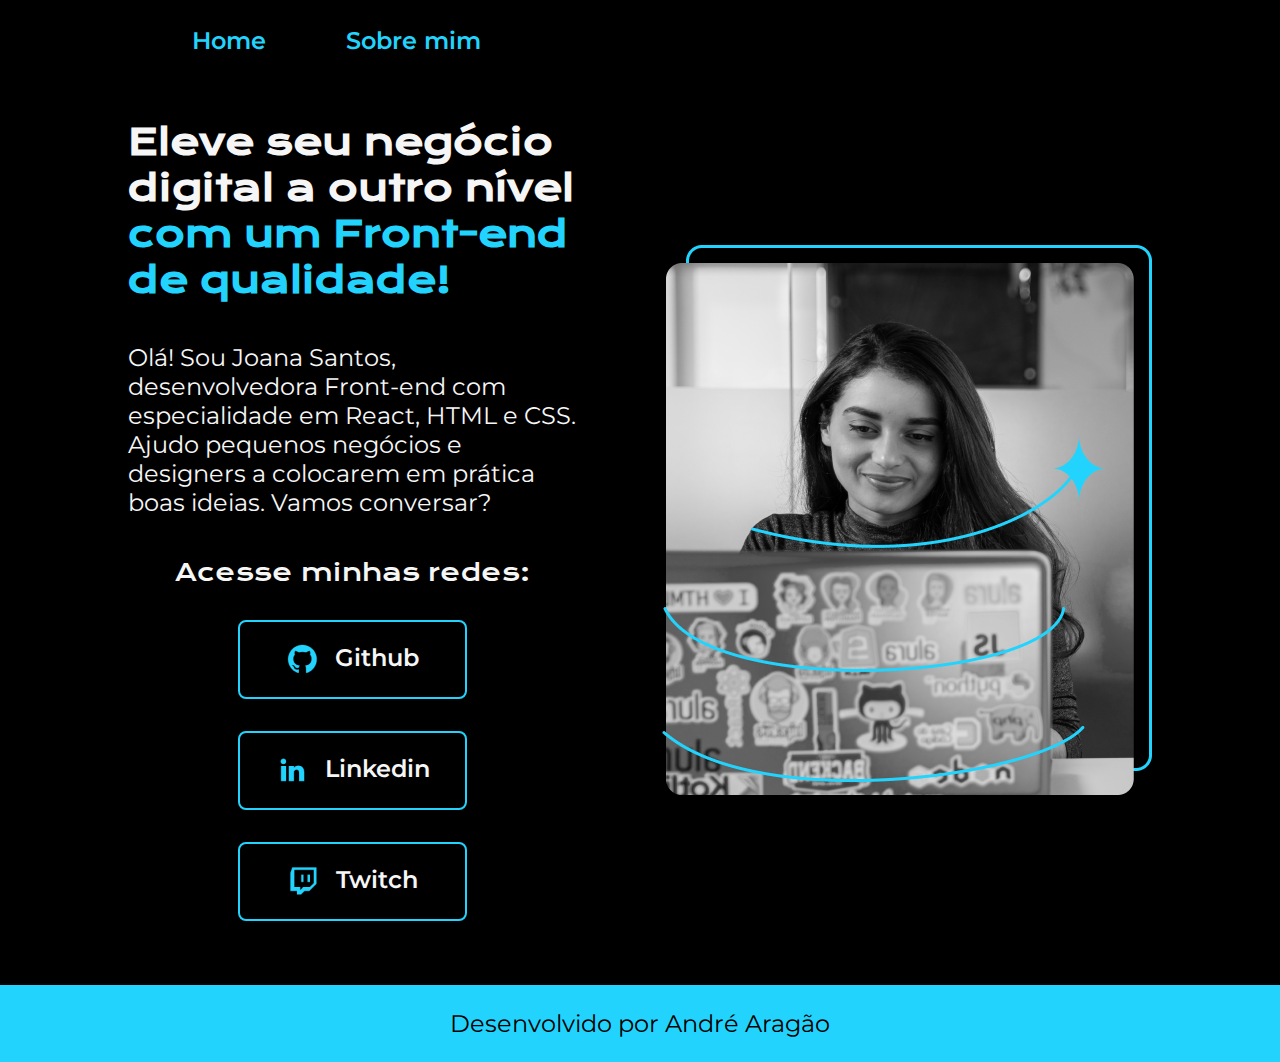
<file: index.html>
<!DOCTYPE html>
<html lang="pt-br">
<head>
    <meta charset="UTF-8">
    <meta name="viewport" content="width=device-width, initial-scale=1.0">
    <link rel="stylesheet" href="./style/style.css">
    <title>Portfolio</title>
</head>
<body>
    <header class="cabecalho">
        <nav class="cabecalho__menu">
            <a class="cabecalho__menu__link" href="index.html">Home</a>
            <a class="cabecalho__menu__link" href="sobremim.html">Sobre mim</a>
        </nav>
    </header>
    <main class="apresentacao">
        <section class="apresentacao__conteudo">
            <h1 class="apresentacao__conteudo__titulo">
                Eleve seu negócio digital a outro nível <strong class="titulo-destaque"> com um Front-end de qualidade!
                </strong>
            </h1>
            <p class="apresentacao__conteudo__texto">Olá! Sou Joana Santos, desenvolvedora Front-end com especialidade em React, HTML e CSS. Ajudo pequenos negócios e designers a colocarem em prática boas ideias. Vamos conversar?</p>
            <div class="apresentacao__links">
                <h2 class="apresentacao__links__subtitulo">Acesse minhas redes:</h2>
                <a class="apresentacao__links__botao" href="https://github.com/AndreAragaoSoftware">
                    <img src="assets/github.png" alt="imagem do icon do Github">
                    Github
                </a>
                <a class="apresentacao__links__botao" href="https://www.linkedin.com/feed/">
                    <img src="assets/linkedin.png" alt="icon do Linkedin">
                    Linkedin
                </a>
                <a class="apresentacao__links__botao" href="https://www.linkedin.com/feed/">
                    <img src="assets/twitch.png" alt="icon do Twitch">
                    Twitch
                </a>
            </div>
        </section>
        <img class="apresentacao__imagem" src="assets/Imagem.png" alt="Foto da Joana programando">
    </main>

    <footer class="rodape">
        <p>Desenvolvido por André Aragão</p>
    </footer>
</body>
</html>
</file>
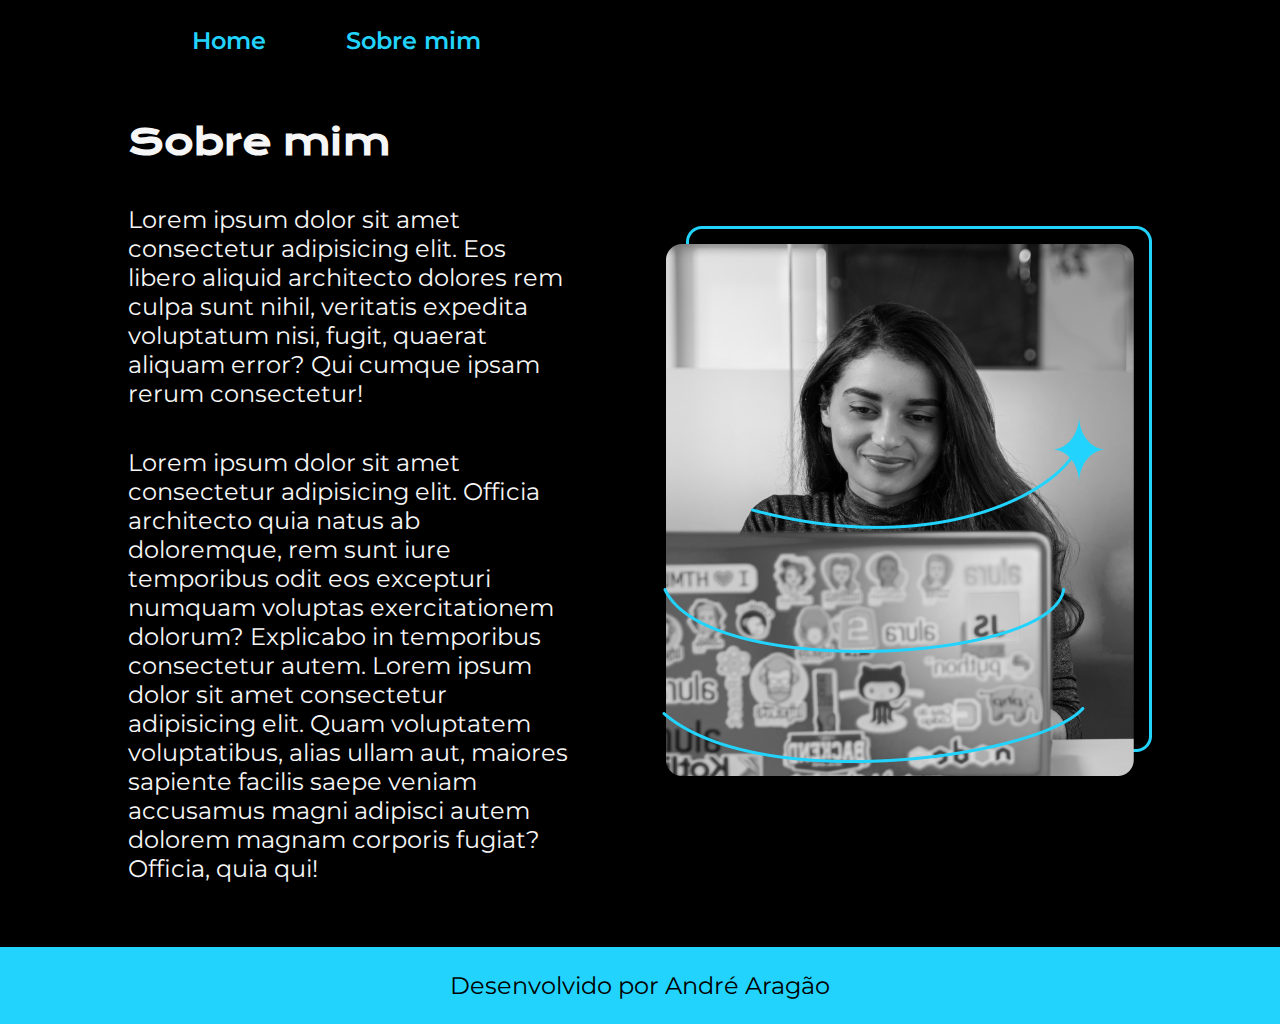
<file: sobremim.html>
<!DOCTYPE html>
<html lang="pt-br">
<head>
    <meta charset="UTF-8">
    <meta name="viewport" content="width=device-width, initial-scale=1.0">
    <link rel="stylesheet" href="style/style.css">
    <title>Sobre mim</title>
</head>
<body>
    <header class="cabecalho">
        <nav class="cabecalho__menu">
            <a class="cabecalho__menu__link" href="index.html">Home</a>
            <a class="cabecalho__menu__link" href="sobremim.html">Sobre mim</a>
        </nav>
    </header>
    <main class="apresentacao">
        <section class="apresentacao__conteudo">
            <h1 class="apresentacao__conteudo__titulo">Sobre mim</h1>
            
            <!-- uma dica para escrever em varios lugares ao mesmo tempo é alt + clica nos lugares -->
            <p class="apresentacao__conteudo__texto">
                Lorem ipsum dolor sit amet consectetur adipisicing elit. Eos libero        aliquid architecto dolores rem culpa sunt nihil, veritatis expedita voluptatum nisi, fugit, quaerat aliquam error? Qui cumque ipsam rerum consectetur!     
            </p>
            <p class="apresentacao__conteudo__texto">
                Lorem ipsum dolor sit amet consectetur adipisicing elit. Officia architecto quia natus ab doloremque, rem sunt iure temporibus odit eos excepturi numquam voluptas exercitationem dolorum? Explicabo in temporibus consectetur autem. 
                Lorem ipsum dolor sit amet consectetur adipisicing elit. Quam voluptatem voluptatibus, alias ullam aut, maiores sapiente facilis saepe veniam accusamus magni adipisci autem dolorem magnam corporis fugiat? Officia, quia qui!
            </p>
        </section>
        <img class="apresentacao__imagem" src="assets/Imagem.png" alt="Foto da Joana">
    </main>
    <footer class="rodape">
        <p>Desenvolvido por André Aragão</p>
    </footer>
</body>
</html>
<!DOCTYPE html>
</file>
<file: style/style.css>
/*Importando font*/
@import url('https://fonts.googleapis.com/css2?family=Krona+One&family=Montserrat:wght@400;600&display=swap');

/*Criando variaves para reutilizar*/
:root {
    --cor-primaria: #000000;
    --cor-secundaria: #f6f6f6;
    --cor-terciaria: #22d4fd;
    --cor-houve: #272727;

    --fonte-princial: 'Krona One', sans-serif;
    --fonte-secundaria: 'Montserrat', sans-serif;
}

/* bloco de codigo para resetar margin e padding 
atalho = rest* */
* {
    margin: 0;
    padding: 0;
}

body {
    /*Garante que o conteudo está ocupando 100% viewport(tela)
    height: 100vh;*/
    
    /*Limita a largura do elemento filho para n ultrapassar o pai*/
    box-sizing: border-box;
   
    background-color: var(--cor-primaria);
   
    /*cor do testo*/
    color: var(--cor-secundaria);
}

.cabecalho {
    padding: 2% 0% 0% 15%;
}

.cabecalho__menu {
    display: flex;
    gap: 80px;
}

.cabecalho__menu__link {
    font-family: var(--fonte-secundaria);
    font-weight: 600;
    font-size: 1.5rem;
    color: var(--cor-terciaria);
    text-decoration: none;
}

.titulo-destaque {
    color: var(--cor-terciaria);
}

.apresentacao {
    /*site com guia de flexbox: https://css-tricks.com/snippets/css/a-guide-to-flexbox/ */

    /*cria uma margin dos elementos em relação a viewport*/
    padding: 5% 10%;

    /*com esse codigo a main passa a ser flex*/
    display: flex;

    /* alinha os elementos conforme os proprios elementos 
    
    obs: não alinha os elementos conforme a viewport*/
    align-items: center;

    /*cria um espaçamento entre os elementos*/
    justify-content: space-between;

    /*espaçamento entre a section e a img*/
    gap: 85px;
}

.apresentacao__conteudo {
    /*Normalmente se utiliza % no elemento pai*/
    width: 50%;
    display: flex;

    /* deixando os elementos na vertical*/
    flex-direction: column;

    /*espaçamento dos elemnetos*/
    gap: 40px;
}

.apresentacao__conteudo__titulo {
    /*1rem é igual a 16px*/
    font-size: 2.25rem;

    /*usando a font importada*/
    font-family: var(--fonte-princial);
}

.apresentacao__conteudo__texto {
    font-size: 1.5rem;

    /*usando a font importada*/
    font-family: var(--fonte-secundaria);
}

.apresentacao__links {
    display: flex;
    flex-direction: column;
    justify-content: space-between;
    align-items: center;
    gap: 32px;
    
}

.apresentacao__links__subtitulo {
   font-family: var(--fonte-princial);
   font-weight: 400;
   font-size: 1.5rem; 
}

.apresentacao__links__botao {
    display: flex;
    justify-content: center;
    gap: 16px;
    
    /*tira o _ do botão */
    text-decoration: none;
    
    width: 50%;
    font-size: 1.5rem;
    color: var(--cor-secundaria);
    font-family: var(--fonte-secundaria);

    border: 2px solid var(--cor-terciaria);

    /* peso da font*/
    font-weight: 600;

    /*para saber o padding do elemento no figma tem que selecionar o elemento e precionar alt*/
    padding: 21.5px 0;

    /*alinha o texto no centro do botão*/
    text-align: center;

    /*arredonda o botão*/
    border-radius: 8px;

}

.apresentacao__links__botao:hover {
    background-color: var(--cor-houve);
}

.apresentacao__imagem {
    width: 50%;
}

.rodape {
    background-color: var(--cor-terciaria);
    color: var(--cor-primaria);
    padding: 24px;
    text-align: center;
    font-family: var(--fonte-secundaria);
    font-size: 1.5rem;
    font-weight: 400;
}

/*Topa vez que a view port tiver abaixo de 1200px sera utilizado esse css*/
@media (max-width: 1200px) {
    .cabecalho {
        padding: 10%;
    }
   
    .apresentacao {
        /**/
        flex-direction: column-reverse;
        padding: 5%;
    }

    .apresentacao__conteudo {
        /*com auto utiliza todo espaço do elemento pai*/
        width: auto;
    }

    .cabecalho__menu {
        /*como o displey flex já está sendo usado no elemento não precisa declarar novamente e é igual a 100% */
        justify-content: center;
    }
    
}
</file>
